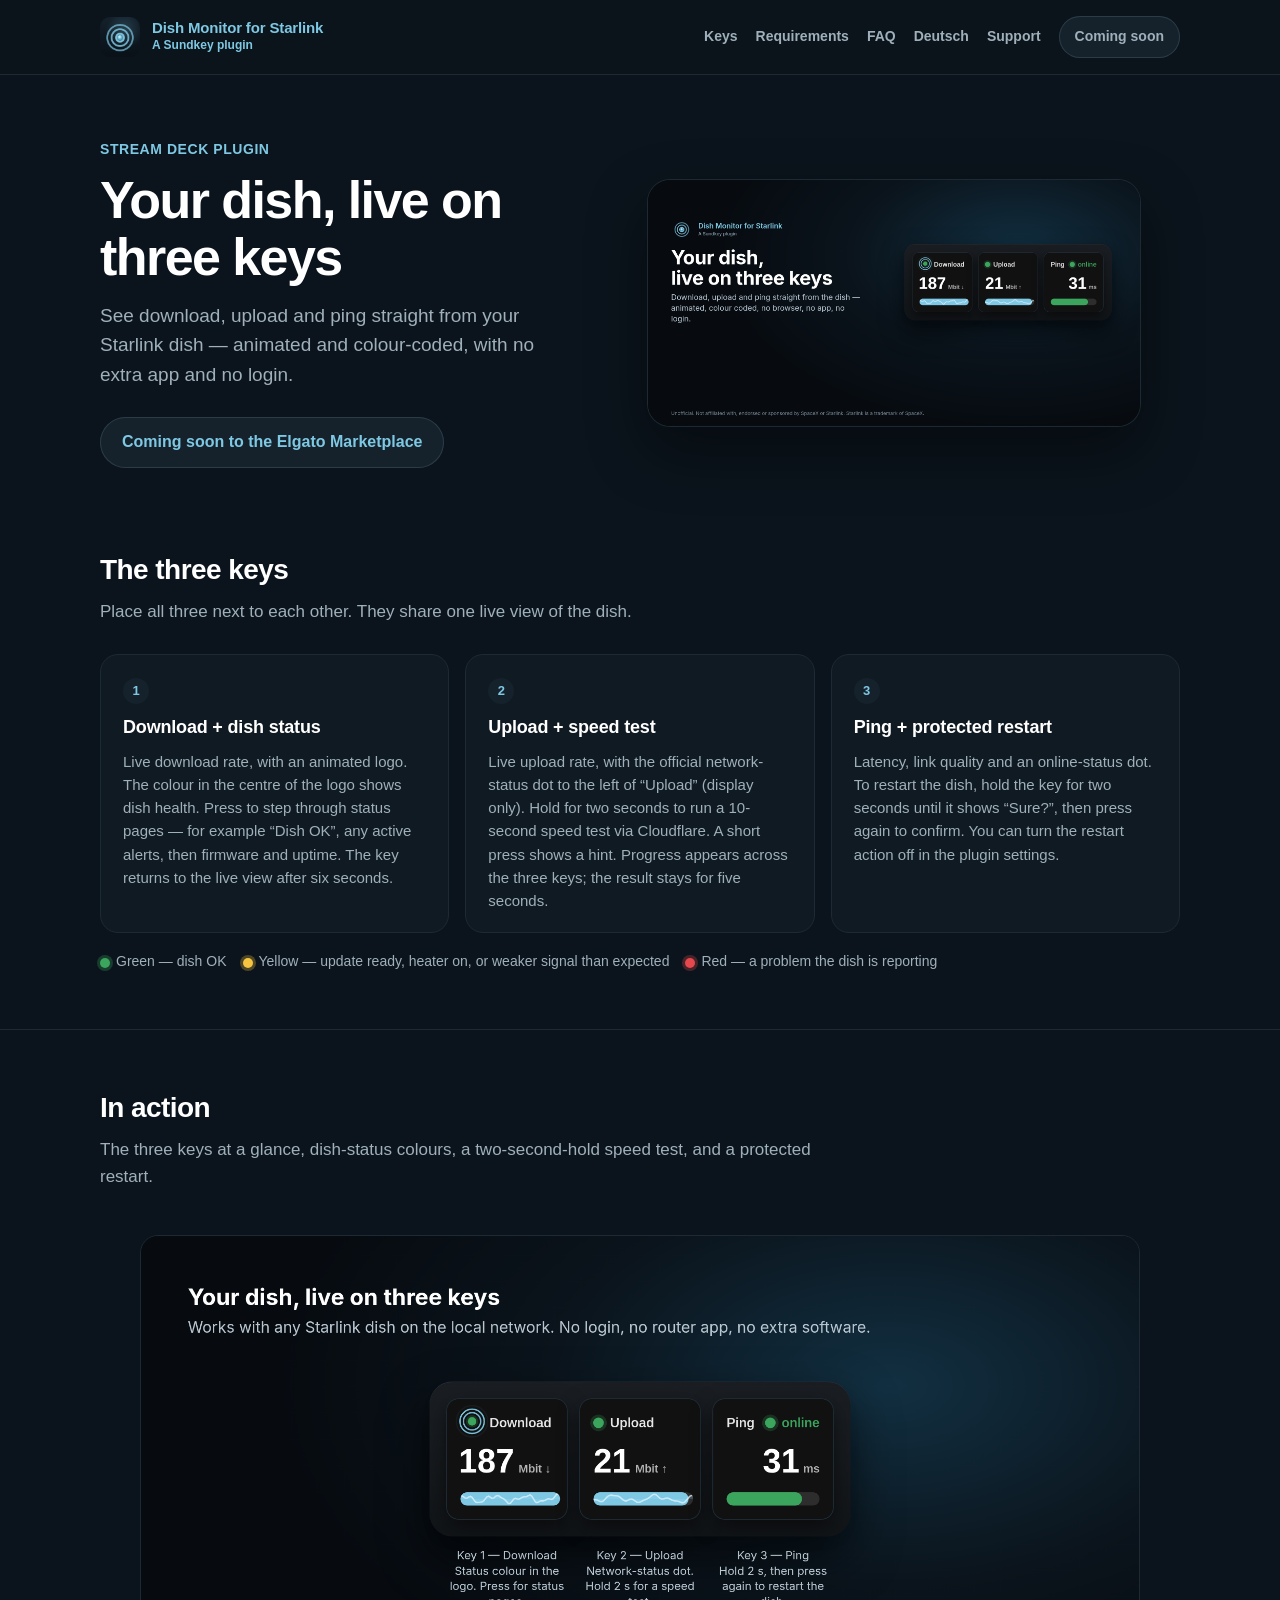
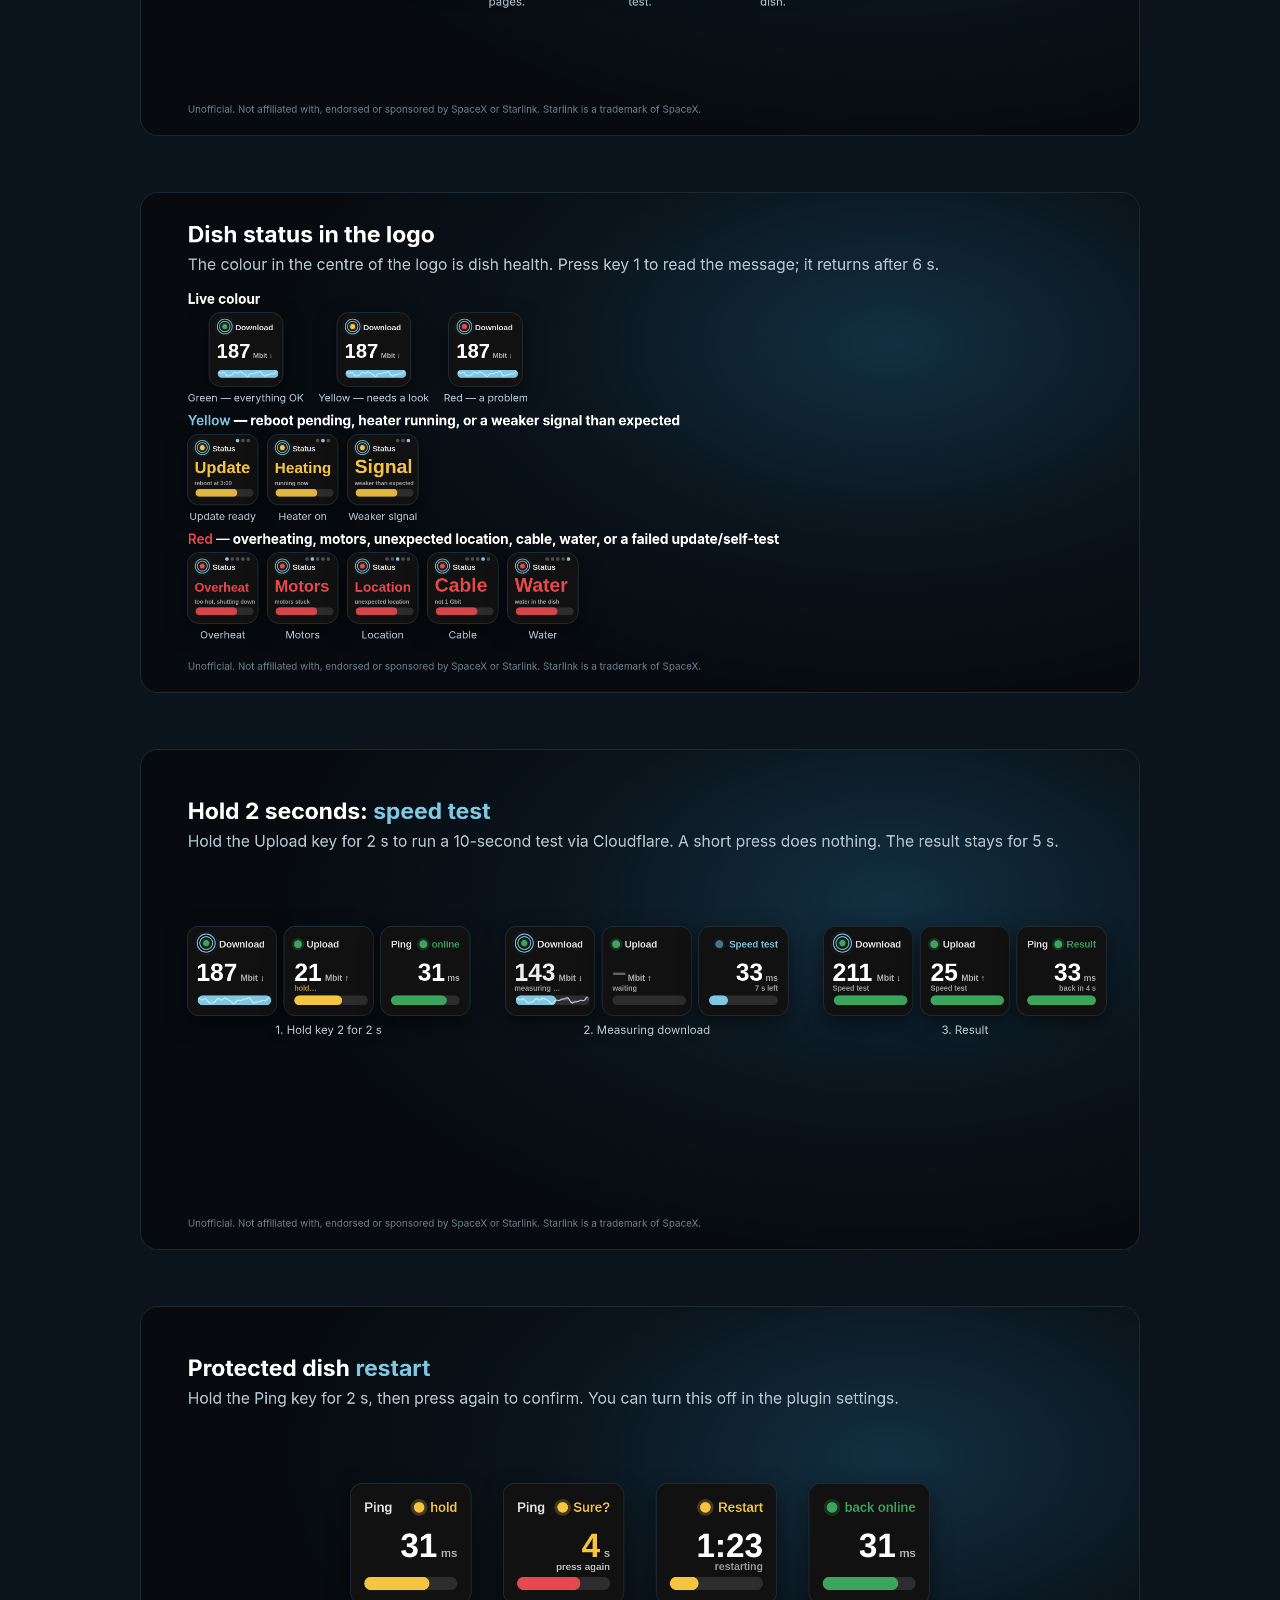
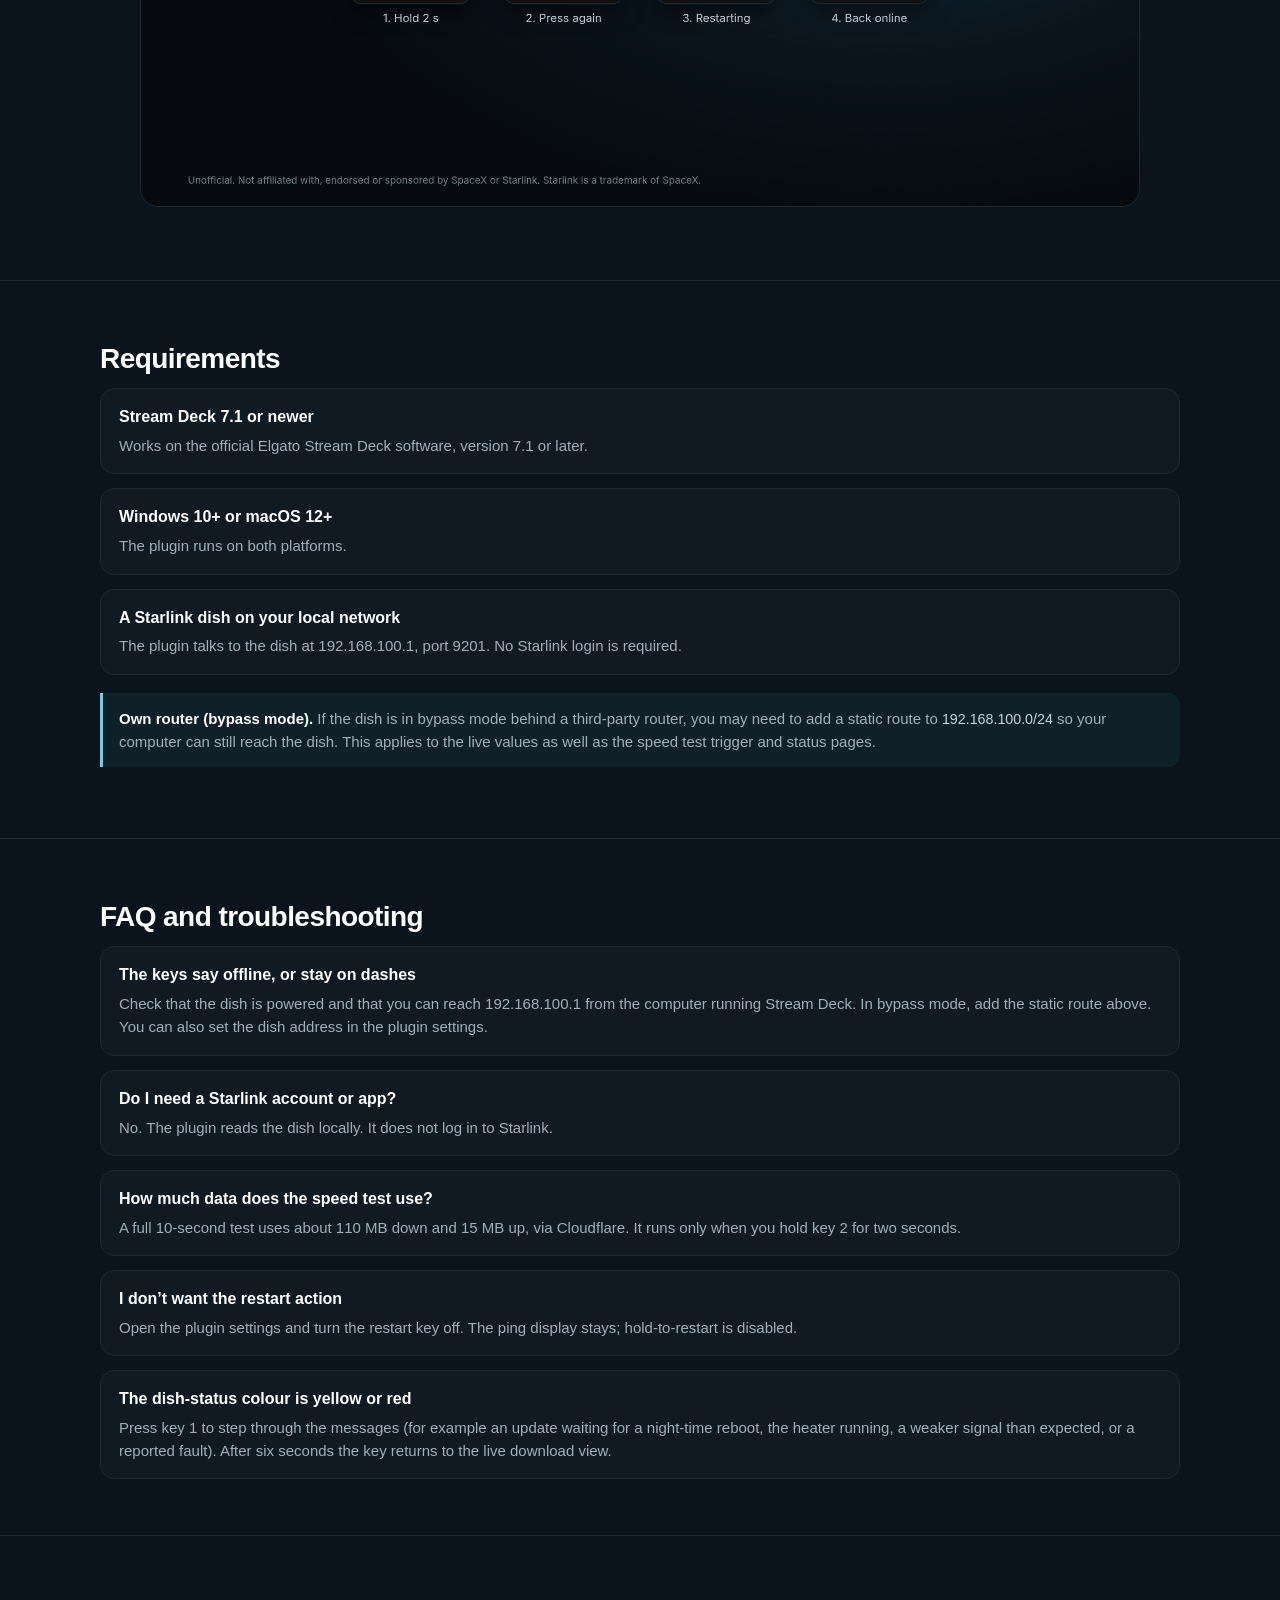
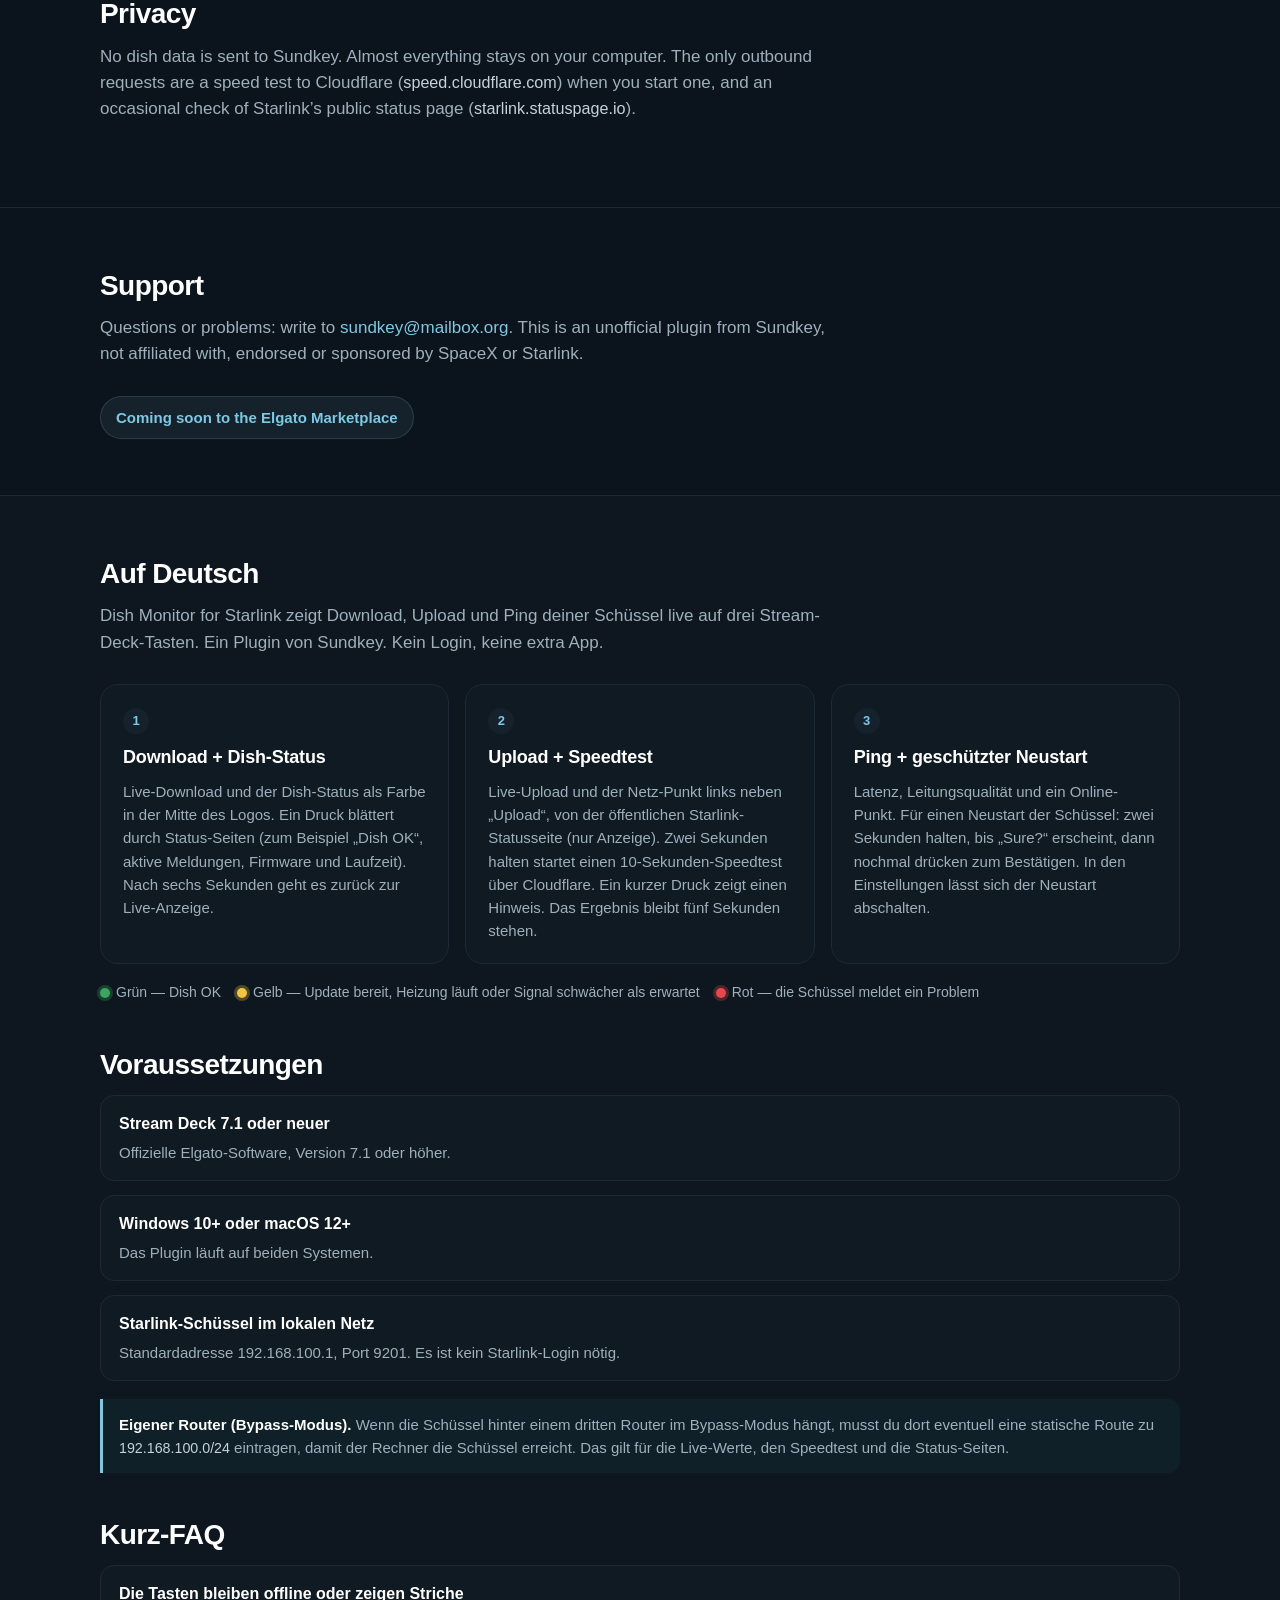
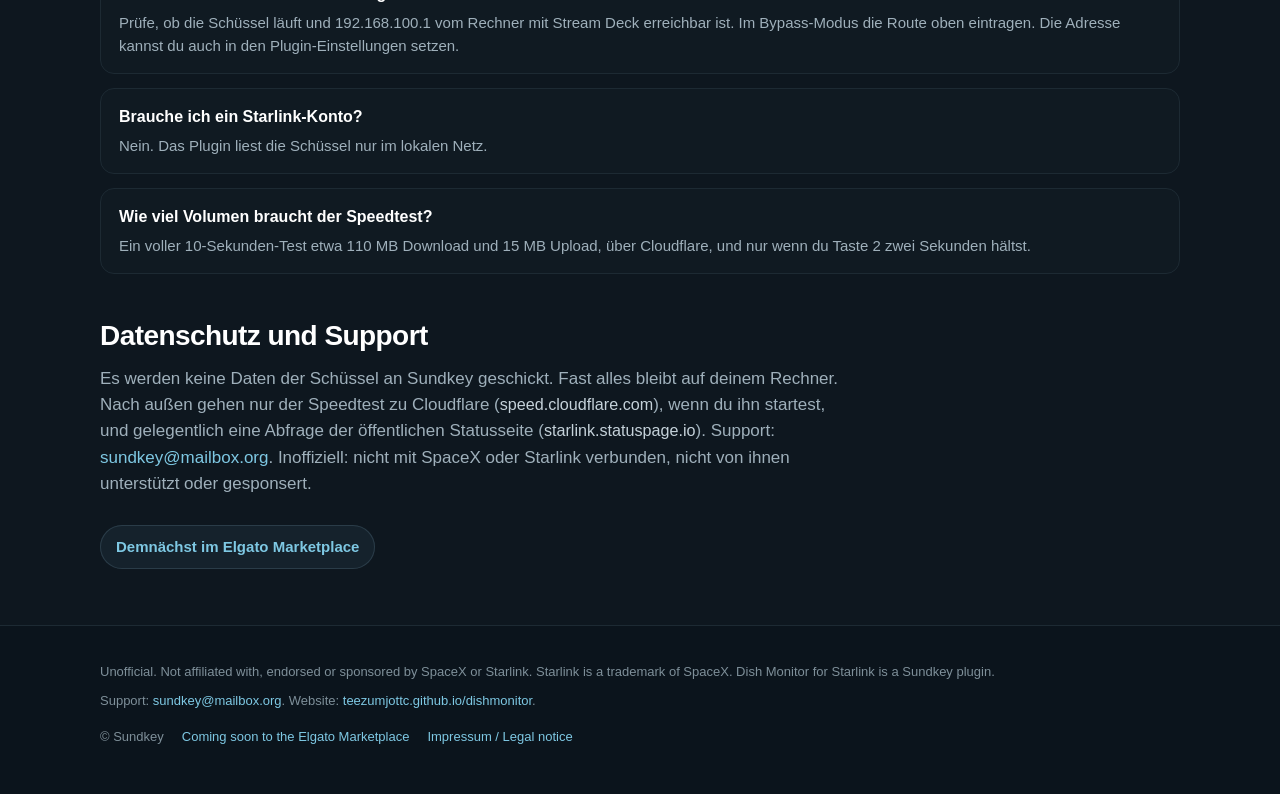
<file: index.html>
<!DOCTYPE html>
<html lang="en">
<head>
  <meta charset="utf-8">
  <meta name="viewport" content="width=device-width, initial-scale=1">
  <title>Dish Monitor for Starlink – Sundkey</title>
  <meta name="description" content="Live download, upload and ping from your Starlink dish on three Stream Deck keys. A Sundkey plugin. Unofficial, not affiliated with SpaceX or Starlink.">
  <link rel="canonical" href="https://teezumjottc.github.io/dishmonitor/">
  <link rel="icon" type="image/png" sizes="32x32" href="images/favicon-32.png">
  <link rel="icon" type="image/png" sizes="64x64" href="images/favicon-64.png">
  <link rel="apple-touch-icon" href="images/apple-touch-icon.png">
  <meta property="og:title" content="Dish Monitor for Starlink – Sundkey">
  <meta property="og:description" content="Your Starlink dish, live on three Stream Deck keys. Unofficial, not affiliated with SpaceX or Starlink.">
  <meta property="og:type" content="website">
  <meta property="og:url" content="https://teezumjottc.github.io/dishmonitor/">
  <meta property="og:image" content="https://teezumjottc.github.io/dishmonitor/images/thumbnail.png">
  <meta name="theme-color" content="#0b141c">
  <link rel="stylesheet" href="style.css">
</head>
<body>
  <header>
    <div class="wrap nav">
      <a class="brand" href="https://teezumjottc.github.io/dishmonitor/">
        <img src="images/logo-256.png" width="40" height="40" alt="">
        <span><strong>Dish Monitor for Starlink</strong><span>A Sundkey plugin</span></span>
      </a>
      <nav class="nav-links" aria-label="Page">
        <a href="#keys">Keys</a>
        <a href="#requirements">Requirements</a>
        <a href="#faq">FAQ</a>
        <a href="#de" lang="de">Deutsch</a>
        <a href="#support">Support</a>
        <a class="btn btn-soon" href="#marketplace">Coming soon</a>
      </nav>
    </div>
  </header>

  <main>
    <div class="wrap hero">
      <div class="hero-grid">
        <div>
          <p class="kicker">Stream Deck plugin</p>
          <h1>Your dish, live on three keys</h1>
          <p class="lede">See download, upload and ping straight from your Starlink dish — animated and colour-coded, with no extra app and no login.</p>
          <a class="btn btn-lg btn-soon" href="#marketplace" id="marketplace">Coming soon to the Elgato Marketplace</a>
        </div>
        <figure class="hero-shot">
          <img src="images/thumbnail.png" width="1920" height="960" alt="Dish Monitor for Starlink on three Stream Deck keys, showing live download, upload and ping.">
        </figure>
      </div>
    </div>

    <section id="keys">
      <div class="wrap">
        <h2>The three keys</h2>
        <p class="intro">Place all three next to each other. They share one live view of the dish.</p>
        <div class="cards">
          <article class="card">
            <span class="num">1</span>
            <h3>Download + dish status</h3>
            <p>Live download rate, with an animated logo. The colour in the centre of the logo shows dish health. Press to step through status pages — for example “Dish OK”, any active alerts, then firmware and uptime. The key returns to the live view after six seconds.</p>
          </article>
          <article class="card">
            <span class="num">2</span>
            <h3>Upload + speed test</h3>
            <p>Live upload rate, with the official network-status dot to the left of “Upload” (display only). Hold for two seconds to run a 10-second speed test via Cloudflare. A short press shows a hint. Progress appears across the three keys; the result stays for five seconds.</p>
          </article>
          <article class="card">
            <span class="num">3</span>
            <h3>Ping + protected restart</h3>
            <p>Latency, link quality and an online-status dot. To restart the dish, hold the key for two seconds until it shows “Sure?”, then press again to confirm. You can turn the restart action off in the plugin settings.</p>
          </article>
        </div>
        <p class="legend">
          <span><i class="dot" style="--c:#3BA55D"></i>Green — dish OK</span>
          <span><i class="dot" style="--c:#F5C542"></i>Yellow — update ready, heater on, or weaker signal than expected</span>
          <span><i class="dot" style="--c:#E5484D"></i>Red — a problem the dish is reporting</span>
        </p>
      </div>
    </section>

    <section id="screenshots">
      <div class="wrap">
        <h2>In action</h2>
        <p class="intro">The three keys at a glance, dish-status colours, a two-second-hold speed test, and a protected restart.</p>
        <div class="shots">
          <figure class="shot">
            <img src="images/gallery-overview.png" width="1920" height="960" alt="Overview of the three keys: download with status colour in the logo, upload with the network-status dot, and ping with a protected restart.">
          </figure>
          <figure class="shot">
            <img src="images/gallery-status.png" width="1920" height="960" alt="Green, yellow and red dish-status colours in the logo, with example status pages for updates, heating, signal, overheating, motors, location, cable and water.">
          </figure>
          <figure class="shot">
            <img src="images/gallery-speedtest.png" width="1920" height="960" alt="Speed test started by holding key 2 for two seconds, then progress and the result on the three keys.">
          </figure>
          <figure class="shot">
            <img src="images/gallery-restart.png" width="1920" height="960" alt="Protected dish restart: hold for two seconds, confirm with Sure?, restarting, then back online.">
          </figure>
        </div>
      </div>
    </section>

    <section id="requirements">
      <div class="wrap">
        <h2>Requirements</h2>
        <div class="req">
          <div class="item">
            <strong>Stream Deck 7.1 or newer</strong>
            <p>Works on the official Elgato Stream Deck software, version 7.1 or later.</p>
          </div>
          <div class="item">
            <strong>Windows 10+ or macOS 12+</strong>
            <p>The plugin runs on both platforms.</p>
          </div>
          <div class="item">
            <strong>A Starlink dish on your local network</strong>
            <p>The plugin talks to the dish at 192.168.100.1, port 9201. No Starlink login is required.</p>
          </div>
        </div>
        <p class="note"><strong style="color:#fff">Own router (bypass mode).</strong> If the dish is in bypass mode behind a third-party router, you may need to add a static route to <code>192.168.100.0/24</code> so your computer can still reach the dish. This applies to the live values as well as the speed test trigger and status pages.</p>
      </div>
    </section>

    <section id="faq">
      <div class="wrap">
        <h2>FAQ and troubleshooting</h2>
        <div class="faq">
          <div class="item">
            <h3>The keys say offline, or stay on dashes</h3>
            <p>Check that the dish is powered and that you can reach 192.168.100.1 from the computer running Stream Deck. In bypass mode, add the static route above. You can also set the dish address in the plugin settings.</p>
          </div>
          <div class="item">
            <h3>Do I need a Starlink account or app?</h3>
            <p>No. The plugin reads the dish locally. It does not log in to Starlink.</p>
          </div>
          <div class="item">
            <h3>How much data does the speed test use?</h3>
            <p>A full 10-second test uses about 110 MB down and 15 MB up, via Cloudflare. It runs only when you hold key 2 for two seconds.</p>
          </div>
          <div class="item">
            <h3>I don’t want the restart action</h3>
            <p>Open the plugin settings and turn the restart key off. The ping display stays; hold-to-restart is disabled.</p>
          </div>
          <div class="item">
            <h3>The dish-status colour is yellow or red</h3>
            <p>Press key 1 to step through the messages (for example an update waiting for a night-time reboot, the heater running, a weaker signal than expected, or a reported fault). After six seconds the key returns to the live download view.</p>
          </div>
        </div>
      </div>
    </section>

    <section id="privacy">
      <div class="wrap">
        <h2>Privacy</h2>
        <p class="intro">No dish data is sent to Sundkey. Almost everything stays on your computer. The only outbound requests are a speed test to Cloudflare (<code>speed.cloudflare.com</code>) when you start one, and an occasional check of Starlink’s public status page (<code>starlink.statuspage.io</code>).</p>
      </div>
    </section>

    <section id="support">
      <div class="wrap">
        <h2>Support</h2>
        <p class="intro">Questions or problems: write to <a href="mailto:sundkey@mailbox.org">sundkey@mailbox.org</a>. This is an unofficial plugin from Sundkey, not affiliated with, endorsed or sponsored by SpaceX or Starlink.</p>
        <a class="btn btn-soon" href="#marketplace">Coming soon to the Elgato Marketplace</a>
      </div>
    </section>

    <section id="de" class="lang-de" lang="de">
      <div class="wrap">
        <h2>Auf Deutsch</h2>
        <p class="intro">Dish Monitor for Starlink zeigt Download, Upload und Ping deiner Schüssel live auf drei Stream-Deck-Tasten. Ein Plugin von Sundkey. Kein Login, keine extra App.</p>
        <div class="cards">
          <article class="card">
            <span class="num">1</span>
            <h3>Download + Dish-Status</h3>
            <p>Live-Download und der Dish-Status als Farbe in der Mitte des Logos. Ein Druck blättert durch Status-Seiten (zum Beispiel „Dish OK“, aktive Meldungen, Firmware und Laufzeit). Nach sechs Sekunden geht es zurück zur Live-Anzeige.</p>
          </article>
          <article class="card">
            <span class="num">2</span>
            <h3>Upload + Speedtest</h3>
            <p>Live-Upload und der Netz-Punkt links neben „Upload“, von der öffentlichen Starlink-Statusseite (nur Anzeige). Zwei Sekunden halten startet einen 10-Sekunden-Speedtest über Cloudflare. Ein kurzer Druck zeigt einen Hinweis. Das Ergebnis bleibt fünf Sekunden stehen.</p>
          </article>
          <article class="card">
            <span class="num">3</span>
            <h3>Ping + geschützter Neustart</h3>
            <p>Latenz, Leitungsqualität und ein Online-Punkt. Für einen Neustart der Schüssel: zwei Sekunden halten, bis „Sure?“ erscheint, dann nochmal drücken zum Bestätigen. In den Einstellungen lässt sich der Neustart abschalten.</p>
          </article>
        </div>
        <p class="legend">
          <span><i class="dot" style="--c:#3BA55D"></i>Grün — Dish OK</span>
          <span><i class="dot" style="--c:#F5C542"></i>Gelb — Update bereit, Heizung läuft oder Signal schwächer als erwartet</span>
          <span><i class="dot" style="--c:#E5484D"></i>Rot — die Schüssel meldet ein Problem</span>
        </p>

        <h2 style="margin-top:40px">Voraussetzungen</h2>
        <div class="req">
          <div class="item"><strong>Stream Deck 7.1 oder neuer</strong><p>Offizielle Elgato-Software, Version 7.1 oder höher.</p></div>
          <div class="item"><strong>Windows 10+ oder macOS 12+</strong><p>Das Plugin läuft auf beiden Systemen.</p></div>
          <div class="item"><strong>Starlink-Schüssel im lokalen Netz</strong><p>Standardadresse 192.168.100.1, Port 9201. Es ist kein Starlink-Login nötig.</p></div>
        </div>
        <p class="note"><strong style="color:#fff">Eigener Router (Bypass-Modus).</strong> Wenn die Schüssel hinter einem dritten Router im Bypass-Modus hängt, musst du dort eventuell eine statische Route zu <code>192.168.100.0/24</code> eintragen, damit der Rechner die Schüssel erreicht. Das gilt für die Live-Werte, den Speedtest und die Status-Seiten.</p>

        <h2 style="margin-top:40px">Kurz-FAQ</h2>
        <div class="faq">
          <div class="item">
            <h3>Die Tasten bleiben offline oder zeigen Striche</h3>
            <p>Prüfe, ob die Schüssel läuft und 192.168.100.1 vom Rechner mit Stream Deck erreichbar ist. Im Bypass-Modus die Route oben eintragen. Die Adresse kannst du auch in den Plugin-Einstellungen setzen.</p>
          </div>
          <div class="item">
            <h3>Brauche ich ein Starlink-Konto?</h3>
            <p>Nein. Das Plugin liest die Schüssel nur im lokalen Netz.</p>
          </div>
          <div class="item">
            <h3>Wie viel Volumen braucht der Speedtest?</h3>
            <p>Ein voller 10-Sekunden-Test etwa 110 MB Download und 15 MB Upload, über Cloudflare, und nur wenn du Taste 2 zwei Sekunden hältst.</p>
          </div>
        </div>

        <h2 style="margin-top:40px">Datenschutz und Support</h2>
        <p class="intro">Es werden keine Daten der Schüssel an Sundkey geschickt. Fast alles bleibt auf deinem Rechner. Nach außen gehen nur der Speedtest zu Cloudflare (<code>speed.cloudflare.com</code>), wenn du ihn startest, und gelegentlich eine Abfrage der öffentlichen Statusseite (<code>starlink.statuspage.io</code>). Support: <a href="mailto:sundkey@mailbox.org">sundkey@mailbox.org</a>. Inoffiziell: nicht mit SpaceX oder Starlink verbunden, nicht von ihnen unterstützt oder gesponsert.</p>
        <a class="btn btn-soon" href="#marketplace">Demnächst im Elgato Marketplace</a>
      </div>
    </section>
  </main>

  <footer>
    <div class="wrap">
      <p>Unofficial. Not affiliated with, endorsed or sponsored by SpaceX or Starlink. Starlink is a trademark of SpaceX. Dish Monitor for Starlink is a Sundkey plugin.</p>
      <p>Support: <a href="mailto:sundkey@mailbox.org">sundkey@mailbox.org</a>. Website: <a href="https://teezumjottc.github.io/dishmonitor/">teezumjottc.github.io/dishmonitor</a>.</p>
      <div class="meta">
        <span>© Sundkey</span>
        <a href="#marketplace">Coming soon to the Elgato Marketplace</a>
        <a href="impressum.html">Impressum / Legal notice</a>
      </div>
    </div>
  </footer>
</body>
</html>
</file>
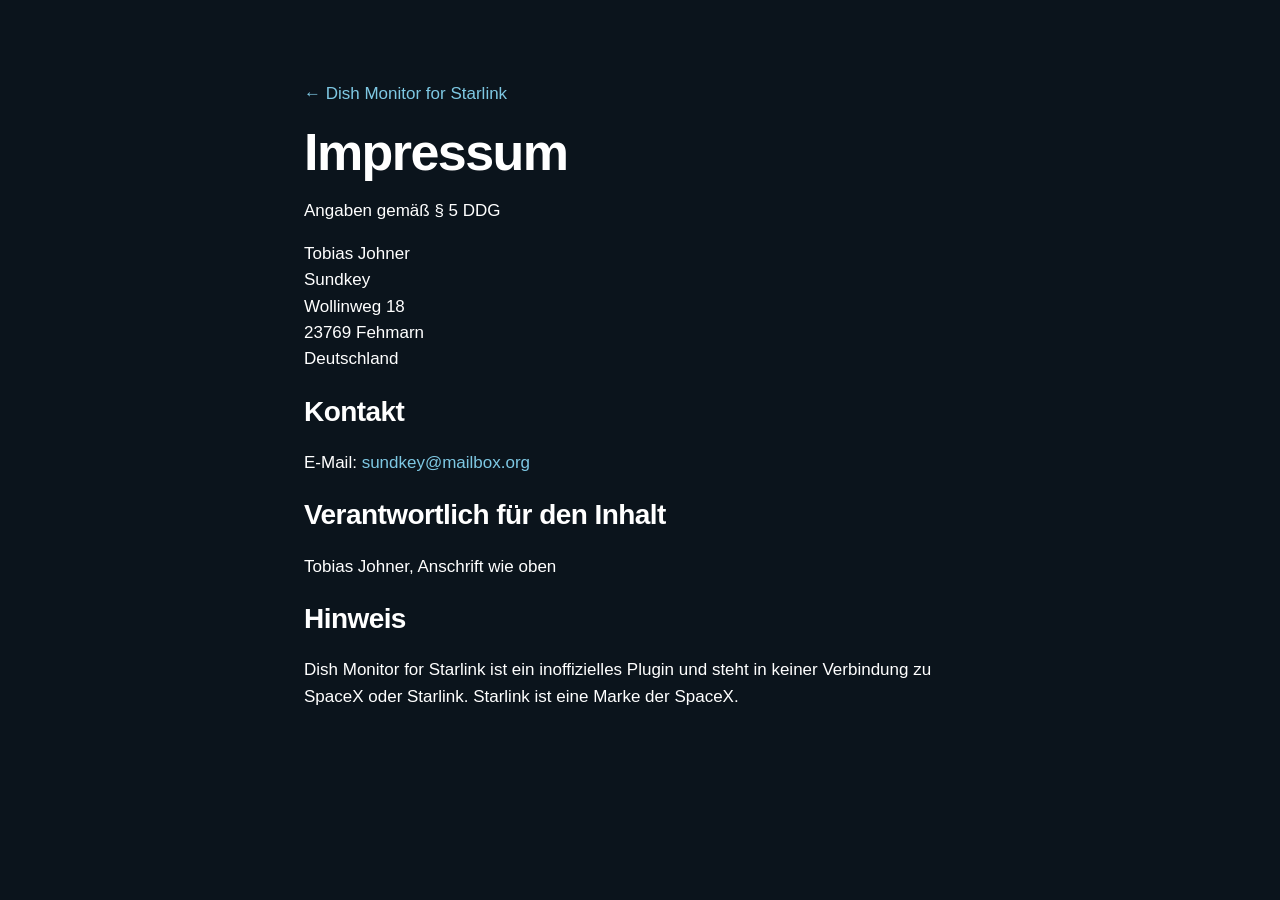
<file: impressum.html>
<!DOCTYPE html>
<html lang="en">
<head>
  <meta charset="utf-8">
  <meta name="viewport" content="width=device-width, initial-scale=1">
  <title>Impressum – Dish Monitor for Starlink</title>
  <meta name="description" content="Live download, upload and ping from your Starlink dish on three Stream Deck keys. A Sundkey plugin. Unofficial, not affiliated with SpaceX or Starlink.">
  <link rel="canonical" href="https://teezumjottc.github.io/dishmonitor/">
  <link rel="icon" type="image/png" sizes="32x32" href="images/favicon-32.png">
  <link rel="icon" type="image/png" sizes="64x64" href="images/favicon-64.png">
  <link rel="apple-touch-icon" href="images/apple-touch-icon.png">
  <meta property="og:title" content="Dish Monitor for Starlink – Sundkey">
  <meta property="og:description" content="Your Starlink dish, live on three Stream Deck keys. Unofficial, not affiliated with SpaceX or Starlink.">
  <meta property="og:type" content="website">
  <meta property="og:url" content="https://teezumjottc.github.io/dishmonitor/">
  <meta property="og:image" content="https://teezumjottc.github.io/dishmonitor/images/thumbnail.png">
  <meta name="theme-color" content="#0b141c">
  <link rel="stylesheet" href="style.css">
</head>
<body>
  <main class="wrap" style="max-width:720px;padding:64px 24px">
    <p><a href="./">← Dish Monitor for Starlink</a></p>
    <h1>Impressum</h1>
    <p>Angaben gemäß § 5 DDG</p>
    <p>Tobias Johner<br>Sundkey<br>Wollinweg 18<br>23769 Fehmarn<br>Deutschland</p>
    <h2>Kontakt</h2>
    <p>E-Mail: <a href="mailto:sundkey@mailbox.org">sundkey@mailbox.org</a></p>
    <h2>Verantwortlich für den Inhalt</h2>
    <p>Tobias Johner, Anschrift wie oben</p>
    <h2>Hinweis</h2>
    <p>Dish Monitor for Starlink ist ein inoffizielles Plugin und steht in keiner Verbindung zu SpaceX oder Starlink. Starlink ist eine Marke der SpaceX.</p>
  </main>
</body>
</html>
</file>
<file: style.css>
:root {
  --bg: #0b141c;
  --bg-2: #101a22;
  --bg-3: #0e171f;
  --line: #1d2a33;
  --text: #ffffff;
  --muted: #9fb0bb;
  --faint: #7e8f99;
  --cyan: #7EC8E3;
  --green: #3BA55D;
  --yellow: #F5C542;
  --red: #E5484D;
  --radius: 18px;
  --max: 1080px;
  --font: Inter, "Segoe UI", "SF Pro Text", "Helvetica Neue", Arial, sans-serif;
}
* { box-sizing: border-box; }
html { scroll-behavior: smooth; }
body {
  margin: 0;
  background: var(--bg);
  color: var(--text);
  font-family: var(--font);
  font-size: 17px;
  line-height: 1.55;
  -webkit-font-smoothing: antialiased;
}
a { color: var(--cyan); text-decoration: none; }
a:hover { text-decoration: underline; }
code { font-family: inherit; font-size: 0.95em; color: #c5d2da; white-space: nowrap; }
img { max-width: 100%; height: auto; display: block; }
.wrap { width: min(var(--max), calc(100% - 48px)); margin: 0 auto; }

/* header */
header {
  border-bottom: 1px solid var(--line);
  background: rgba(11, 20, 28, 0.92);
}
.nav {
  display: flex;
  align-items: center;
  justify-content: space-between;
  gap: 16px;
  padding: 16px 0;
  flex-wrap: wrap;
}
.brand { display: flex; align-items: center; gap: 12px; color: inherit; text-decoration: none; }
.brand:hover { text-decoration: none; }
.brand img { width: 40px; height: 40px; border-radius: 10px; }
.brand strong { font-size: 15px; font-weight: 650; letter-spacing: -0.01em; display: block; line-height: 1.15; }
.brand span { font-size: 12px; color: var(--cyan); font-weight: 600; }
.nav-links { display: flex; gap: 18px; flex-wrap: wrap; align-items: center; }
.nav-links a { color: var(--muted); font-size: 14px; font-weight: 600; }
.nav-links a:hover { color: var(--text); text-decoration: none; }
.btn {
  display: inline-block;
  background: var(--cyan);
  color: #0b141c;
  font-weight: 700;
  font-size: 15px;
  padding: 10px 16px;
  border-radius: 999px;
  text-decoration: none;
}
.btn:hover { text-decoration: none; filter: brightness(1.06); }
.btn-lg { padding: 13px 22px; font-size: 16px; }

/* hero */
.hero { padding: 64px 0 24px; }
.hero-grid {
  display: grid;
  grid-template-columns: minmax(0, 0.9fr) minmax(0, 1.1fr);
  gap: 40px;
  align-items: center;
}
.kicker { color: var(--cyan); font-weight: 600; font-size: 14px; letter-spacing: 0.04em; text-transform: uppercase; margin: 0 0 12px; }
h1 {
  font-size: clamp(32px, 5vw, 52px);
  line-height: 1.08;
  letter-spacing: -0.03em;
  font-weight: 750;
  margin: 0 0 16px;
}
.lede { color: var(--muted); font-size: 19px; margin: 0 0 28px; max-width: 34em; }
.hero-shot {
  border-radius: 22px;
  overflow: hidden;
  box-shadow: 0 0 0 1px var(--line), 0 24px 60px rgba(0, 0, 0, 0.45);
  background: #070b10;
}
.hero-shot img { width: 100%; }

/* sections */
section { padding: 56px 0; }
section + section { border-top: 1px solid var(--line); }
h2 {
  font-size: 28px;
  letter-spacing: -0.02em;
  margin: 0 0 8px;
  font-weight: 720;
}
.intro { color: var(--muted); margin: 0 0 28px; max-width: 44em; }

.cards {
  display: grid;
  grid-template-columns: repeat(3, 1fr);
  gap: 16px;
}
.card {
  background: var(--bg-2);
  border: 1px solid var(--line);
  border-radius: var(--radius);
  padding: 22px 22px 20px;
}
.card h3 { margin: 0 0 8px; font-size: 18px; letter-spacing: -0.01em; }
.card p { margin: 0; color: var(--muted); font-size: 15px; }
.dot {
  width: 10px; height: 10px; border-radius: 50%;
  display: inline-block; margin-right: 6px;
  box-shadow: 0 0 0 3px color-mix(in srgb, var(--c) 28%, transparent);
  background: var(--c);
  vertical-align: middle;
}
.legend { display: flex; gap: 16px; flex-wrap: wrap; margin: 18px 0 0; color: var(--muted); font-size: 14px; }
.num {
  display: inline-flex; align-items: center; justify-content: center;
  width: 26px; height: 26px; border-radius: 50%;
  background: #15222c; color: var(--cyan);
  font-size: 13px; font-weight: 700; margin-bottom: 10px;
}

/* gallery */
.shots { display: grid; gap: 22px; }
.shot {
  background: var(--bg-2);
  border: 1px solid var(--line);
  border-radius: var(--radius);
  overflow: hidden;
}
.shot img { width: 100%; }
.shot figcaption { padding: 12px 16px 16px; color: var(--muted); font-size: 14px; }

/* lists */
.req, .faq { display: grid; gap: 14px; }
.item {
  background: var(--bg-2);
  border: 1px solid var(--line);
  border-radius: 14px;
  padding: 16px 18px;
}
.item h3, .item strong { display: block; margin: 0 0 4px; font-size: 16px; }
.item p { margin: 0; color: var(--muted); font-size: 15px; }
.note {
  margin-top: 18px;
  padding: 14px 16px;
  border-left: 3px solid var(--cyan);
  background: #102028;
  border-radius: 0 12px 12px 0;
  color: var(--muted);
  font-size: 15px;
}

/* german */
.lang-de { background: var(--bg-3); }
.lang-de h2 { color: var(--text); }

/* footer */
footer {
  border-top: 1px solid var(--line);
  padding: 36px 0 48px;
  color: var(--faint);
  font-size: 13px;
  line-height: 1.5;
}
footer p { margin: 0 0 10px; }
footer .meta { display: flex; flex-wrap: wrap; gap: 8px 18px; margin-top: 16px; }

@media (max-width: 860px) {
  .hero-grid, .cards { grid-template-columns: 1fr; }
  .hero { padding-top: 36px; }
  section { padding: 40px 0; }
}

.btn-soon {
  background: #15222c;
  color: var(--cyan);
  box-shadow: inset 0 0 0 1px #2a3c48;
}
.btn-soon:hover { filter: brightness(1.08); color: #fff; }
</file>
